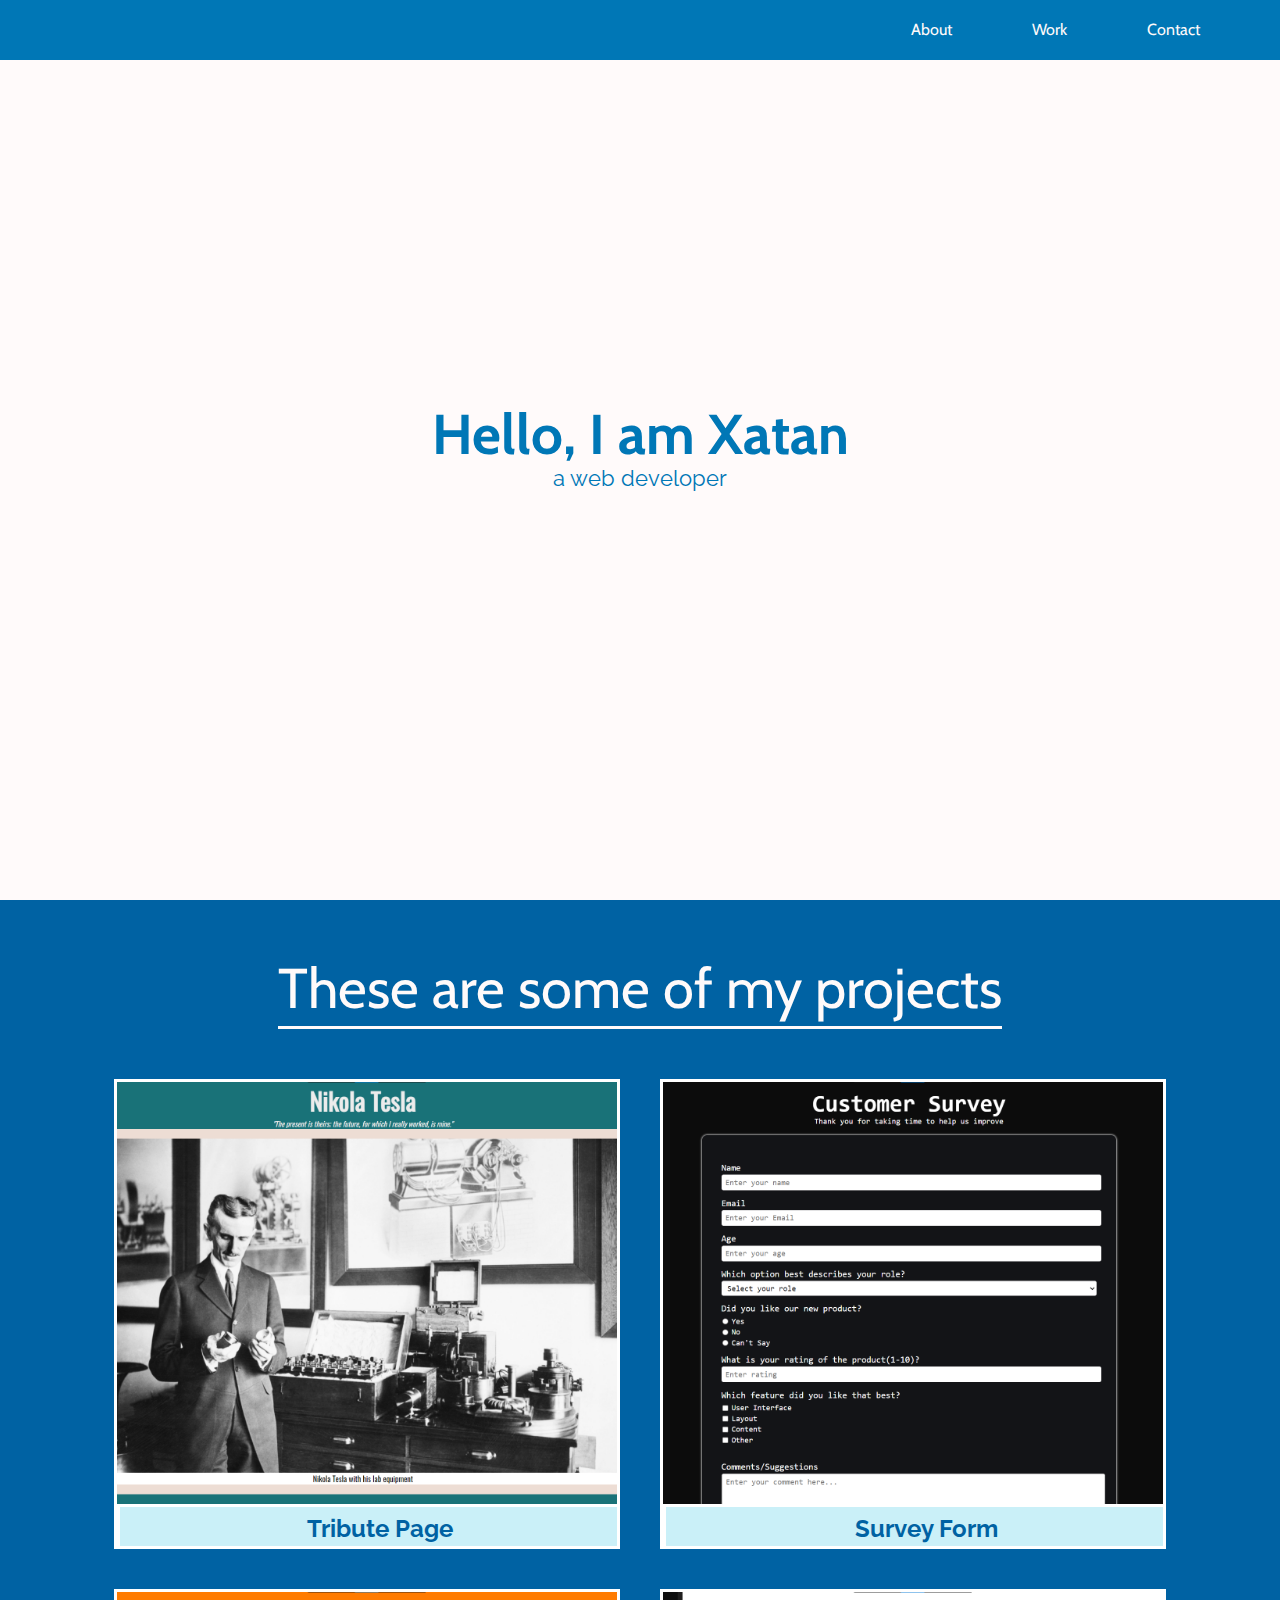
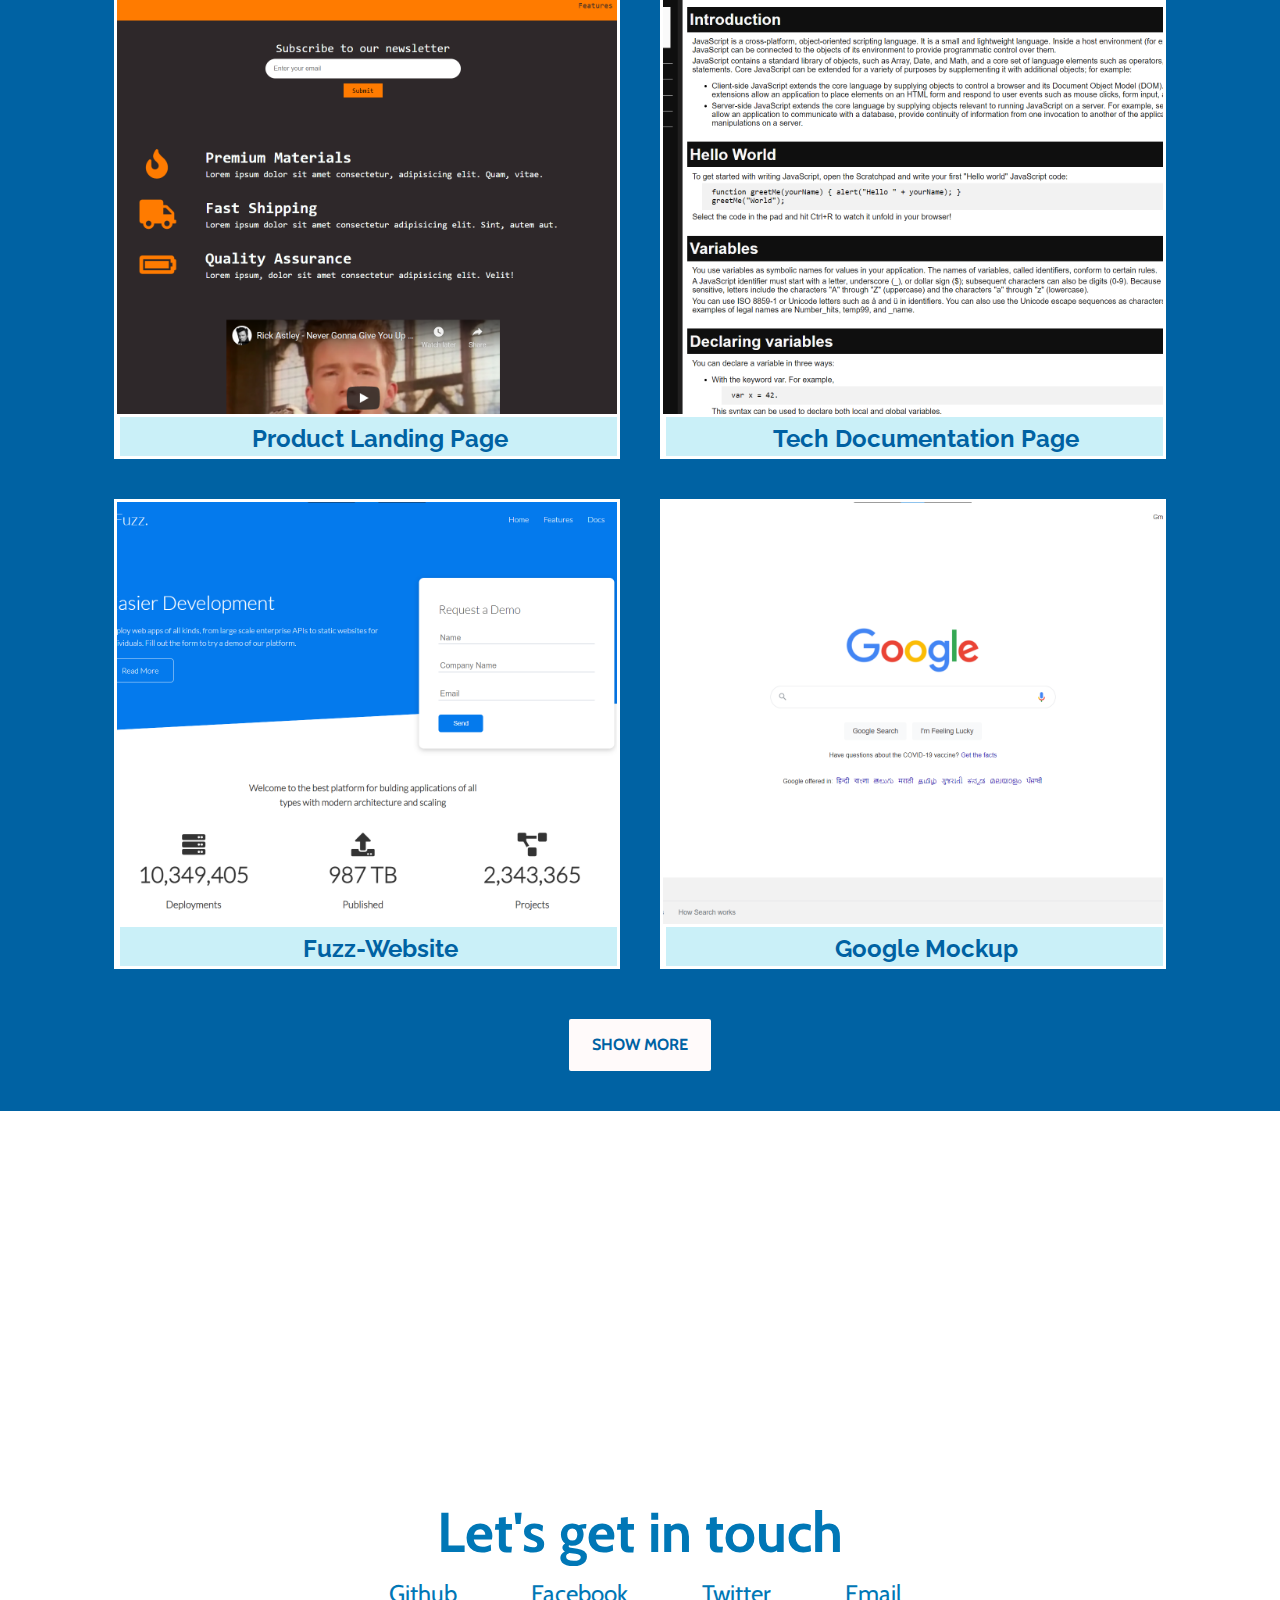
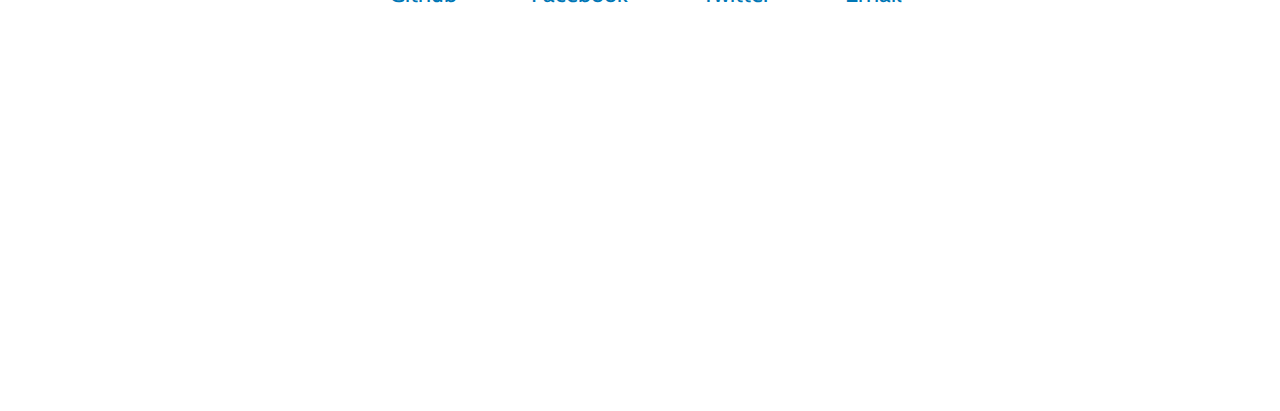
<file: PortfolioPage/index.html>
<!DOCTYPE html>
<html lang="en">
<head>
    <meta charset="UTF-8">
    <meta http-equiv="X-UA-Compatible" content="IE=edge">
    <meta name="viewport" content="width=device-width, initial-scale=1.0">
    <link rel="stylesheet" href="https://cdnjs.cloudflare.com/ajax/libs/font-awesome/5.15.3/css/all.min.css"
        integrity="sha512-iBBXm8fW90+nuLcSKlbmrPcLa0OT92xO1BIsZ+ywDWZCvqsWgccV3gFoRBv0z+8dLJgyAHIhR35VZc2oM/gI1w=="
        crossorigin="anonymous" referrerpolicy="no-referrer" />
    <link rel="preconnect" href="https://fonts.gstatic.com">
    <link href="https://fonts.googleapis.com/css2?family=Cabin&family=Raleway:wght@300&display=swap" rel="stylesheet">
    <link rel="stylesheet" href="styles/reset.css">
    <link rel="stylesheet" href="styles/style.css">
    <title>Portfolio Page</title>
</head>
<body>
    <!-- Nav Bar -->
    <div class="navbar stick flex" id="navbar">
            <a href="#welcome-section">About</a>
            <a href="#projects">Work</a>
            <a href="#contact">Contact</a>
    </div>
    <!-- Welcome Sr -->
    <div class="wlcm center" id="welcome-section">
        <h1 class="heading">Hello, I am Xatan</h1>
        <p class="para">a web developer</p>
    </div>
    <!-- Projects -->
    <div class="projects center" id="projects">
        <h1 class="heading">These are some of my projects</h1>

        <div class="pr flex grid">
            <div class="card project-tile">
                <a href="https://github.com/XatanCk/TributePage" class="pr-link center">
                    <img src="images/p1.png" alt="" class="pr-img">
                    <h3 class="pr-name">Tribute Page</h3>
                </a>
            </div>
            <div class="card project-tile">
                <a href="https://github.com/XatanCk/SurveyForm" class="pr-link center">
                    <img src="images/p2.png" alt="" class="pr-img">
                    <h3 class="pr-name">Survey Form</h3>
                </a>
            </div>
            <div class="card project-tile">
                <a href="https://github.com/XatanCk/Product-Landing-Page" class="pr-link center">
                    <img src="images/p3.png" alt="" class="pr-img">
                    <h3 class="pr-name">Product Landing Page</h3>
                </a>
            </div>
            <div class="card project-tile">
                <a href="https://github.com/XatanCk/TechDocPage" class="pr-link center">
                    <img src="images/p4.png" alt="" class="pr-img">
                    <h3 class="pr-name">Tech Documentation Page</h3>
                </a>
            </div>
            <div class="card project-tile">
                <a href="https://github.com/XatanCk/Fuzz-Website" class="pr-link center">
                    <img src="images/p5.png" alt="" class="pr-img">
                    <h3 class="pr-name">Fuzz-Website</h3>
                </a>
            </div>
            <div class="card project-tile">
                <a href="https://github.com/XatanCk/google-homepage" class="pr-link center">
                    <img src="images/p6.png" alt="" class="pr-img">
                    <h3 class="pr-name">Google Mockup</h3>
                </a>
            </div>
        </div>

        <div class="btn">
            <a href="https://github.com/XatanCk?tab=repositories" class="mr-btn">SHOW MORE</a>
        </div>
    </div>
    <!-- Contacts -->
    <div class="contacts center" id="contact">
        <h1 class="prf-heading heading">Let's get in touch</h1>
        <p class="prf-para para"></p>
        <nav class="flex">
            <a href="" class="profile-link" target="_blank" id="profile-link"><i class="fab fa-github"></i>Github</a>
            <a href="" class="profile-link" target="_blank" id="profile-link"><i class="fab fa-facebook-square"></i>Facebook</a>
            <a href="" class="profile-link" target="_blank" id="profile-link"><i class="fab fa-twitter"></i>Twitter</a>
            <a href="" class="profile-link" target="_blank" id="profile-link"><i class="fas fa-at"></i>Email</a>
        </nav>
    </div>
</body>
</html>
</file>
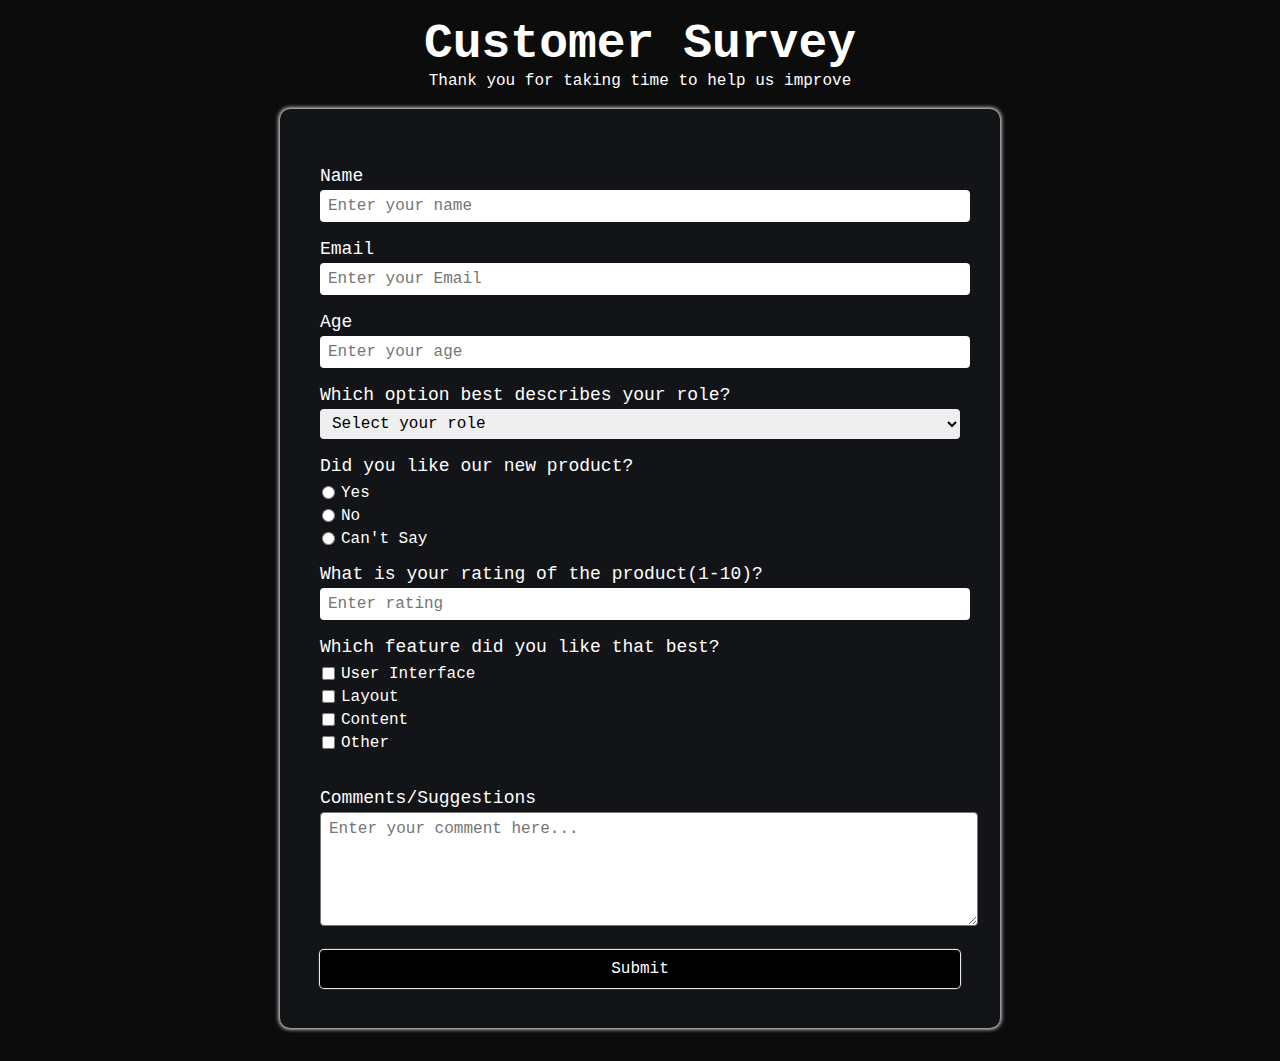
<file: SurveyForm/index.html>
<!DOCTYPE html>
<html lang="en">
<head>
    <meta charset="UTF-8">
    <meta http-equiv="X-UA-Compatible" content="IE=edge">
    <meta name="viewport" content="width=device-width, initial-scale=1.0">
    <link rel="stylesheet" href="styles/reset.css">
    <link rel="stylesheet" href="styles/style.css">
    <title>Survey Form</title>
</head>
<body>
    <!-- Heading -->
    <div class="container container-head">
        <h1 class="heading" id="title">Customer Survey</h1>
        <p class="caption" id="description">Thank you for taking time to help us improve</p>
    </div>

    <!-- Survey Form -->
    <div class="container container-form">
        <div class="card">
            <form action="#" id="survey-form">
                <label for="name" id="name-label">Name</label>
                <input type="text" id="name" placeholder="Enter your name" required>
                <br>
                <label for="email" id="email-label">Email</label>
                <input type="email" id="email" placeholder="Enter your Email" required>
                <br>
                <label for="age">Age</label>
                <input type="text" id="age" placeholder="Enter your age">
                <br>

<!-- Alternative way to make a dropdown
                <p>Which option best describes your role?</p>
                <input list="role-select" placeholder="Select role" id="dropdown">
                    <datalist id="role-select">
                        <option value="Student">
                        <option value="Employed">
                        <option value="Retired">
                        <option value="Prefer not to say">
                    </datalist>
                <br>  
-->

                <p>Which option best describes your role?</p>
                <select name="role" id="dropdown">
                    <option disabled selected value class="defo">Select your role</option>
                    <option value="Student">Student</option>
                    <option value="Employed">Employed</option>
                    <option value="Retired">Retired</option>
                    <option value="Prefer not to say">Prefer not to say</option>
                </select>
                <br>

                <span class="rdo">         
                <p>Did you like our new product?</p>     
                    <label for="yes">
                        <input type="radio" id="yes" name="y/n" value="yes">Yes
                    </label>
                    <label for="no">
                        <input type="radio" id="no" name="y/n" value="no">No
                    </label>
                    <label for="csay">
                        <input type="radio" id="csay" name="y/n" value="can't say">Can't Say
                    </label>
                </span>
                
                <label for="number" id="number-label">What is your rating of the product(1-10)?</label>
                <input type="number" id="number" max="10" min="1" placeholder="Enter rating">
                <br>


                <span class="chk">
                <p>Which feature did you like that best?</p>
                <label for="ui">
                    <input type="checkbox" id="ui" name="ftr" value="ui">User Interface
                </label>
                <label for="lout">
                    <input type="checkbox" id="lout" name="ftr" value="lout">Layout
                </label>
                <label for="ctnt">
                    <input type="checkbox" id="ctnt" name="ftr" value="ctnt">Content
                </label>
                <label for="otr">
                    <input type="checkbox" id="otr" name="ftr" value="otr">Other
                </label>
                </span>
                <br>
                

                <label for="cmt">Comments/Suggestions</label>
                <textarea id="cmt" placeholder="Enter your comment here..."></textarea>
                <br>
                <button type="submit" id="submit">Submit</button>
            </form>
        </div>
    </div>
</body>
</html>
</file>
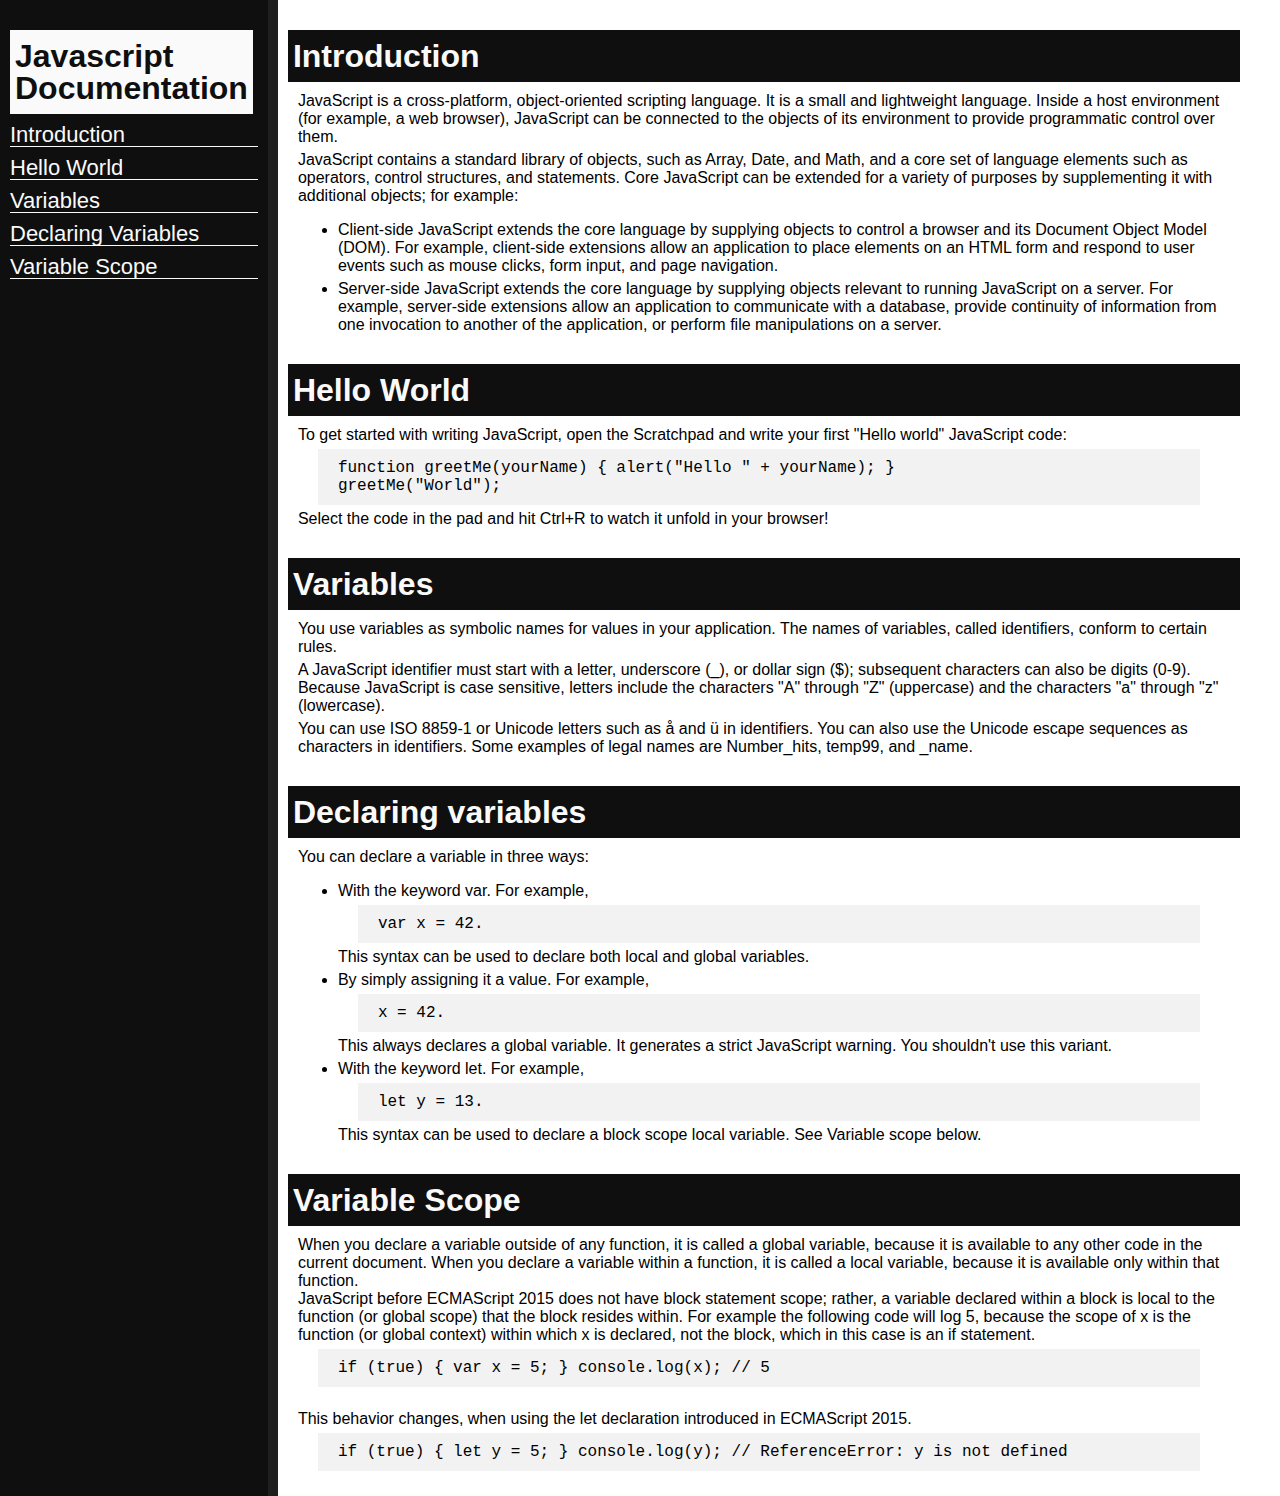
<file: Tech Doc Page/index.html>
<!DOCTYPE html>
<html lang="en">
<head>
    <meta charset="UTF-8">
    <meta http-equiv="X-UA-Compatible" content="IE=edge">
    <meta name="viewport" content="width=device-width, initial-scale=1.0">
    <link rel="stylesheet" href="styles/reset.css">
    <link rel="stylesheet" href="styles/style.css">
    <title>Tech Documentation Page</title>
</head>
<body>
    <div class="grid">
        <nav id="navbar" class="navbar">
            <header class="heading mg1">Javascript Documentation</header>
            <a href="#Introduction" class="nav-link">Introduction</a>
            <a href="#Hello_World" class="nav-link">Hello World</a>
            <a href="#Variables" class="nav-link">Variables</a>
            <a href="#Declaring_Variables" class="nav-link">Declaring Variables</a>
            <a href="#Variable_Scope" class="nav-link">Variable Scope</a>
        </nav>

        <main class="main-doc" id="main-doc">
            <section class="main-section" id="Introduction">
                <header class="heading"><h1 class="mg1">Introduction</h1></header>
                <p class="mg2">
                    JavaScript is a cross-platform, object-oriented scripting language. It is a small and lightweight language. Inside a host environment (for example, a web browser), JavaScript can be connected to the objects of its environment to provide programmatic control over them.
                </p>
                <p class="mg2">
                    JavaScript contains a standard library of objects, such as Array, Date, and Math, and a core set of language elements
                    such as operators, control structures, and statements. Core JavaScript can be extended for a variety of purposes by
                    supplementing it with additional objects; for example:
                </p>
                <ul>
                    <li class="mg2">
                        Client-side JavaScript extends the core language by supplying objects to control a browser and its Document Object Model
                        (DOM). For example, client-side extensions allow an application to place elements on an HTML form and respond to user
                        events such as mouse clicks, form input, and page navigation.
                    </li>
                    <li class="mg2">
                        Server-side JavaScript extends the core language by supplying objects relevant to running JavaScript on a server. For
                        example, server-side extensions allow an application to communicate with a database, provide continuity of information
                        from one invocation to another of the application, or perform file manipulations on a server.
                    </li>
                </ul>
            </section>
            
            <section class="main-section" id="Hello_World">
                <header class="heading mg1">
                    <h1>Hello World</h1>
                </header>
                <p class="mg2">
                    To get started with writing JavaScript, open the Scratchpad and write your first "Hello world" JavaScript code:
                </p>
                <p class="mg2">
                    <code class="mg2 cd">
                        function greetMe(yourName) { alert("Hello " + yourName); } <br class="mg2">
                        greetMe("World");
                    </code>
                </p>
                <p class="mg2">
                    Select the code in the pad and hit Ctrl+R to watch it unfold in your browser!
                </p>
            </section>

            <section class="main-section" id="Variables">
                <header class="heading mg1">
                    <h1>Variables</h1>
                </header>
                <p class="mg2">
                    You use variables as symbolic names for values in your application. The names of variables, called identifiers, conform
                to certain rules.                
                </p>
                <p class="mg2">
                    A JavaScript identifier must start with a letter, underscore (_), or dollar sign ($); subsequent characters can also be
                    digits (0-9). Because JavaScript is case sensitive, letters include the characters "A" through "Z" (uppercase) and the
                    characters "a" through "z" (lowercase).
                </p>
                <p class="mg2">
                    You can use ISO 8859-1 or Unicode letters such as å and ü in identifiers. You can also use the Unicode escape sequences
                    as characters in identifiers. Some examples of legal names are Number_hits, temp99, and _name.
                </p>

            </section>
            
            <section class="main-section" id="Declaring_Variables">
                <header class="heading mg1">
                    <h1>Declaring variables</h1>
                </header>
                <p class="mg2">
                    You can declare a variable in three ways:
                    <ul>
                        <li class="mg2">
                            With the keyword var. For example,
                            <code class="mg2 cd">var x = 42.</code>
                            This syntax can be used to declare both local and global variables.
                        </li>
                        <li class="mg2">
                            By simply assigning it a value. For example,
                            <code class="mg2 cd">x = 42.</code>
                            This always declares a global variable. It generates a strict JavaScript warning. You shouldn't use this variant.
                        </li>
                        <li class="mg2">
                            With the keyword let. For example,
                            <code class="mg2 cd">let y = 13.</code>
                            This syntax can be used to declare a block scope local variable. See Variable scope below.
                        </li>
                    </ul>
                </p>
            </section>

            <section class="main-section" id="Variable_Scope">
                <header class="heading mg1">
                    <h1>Variable Scope</h1>
                </header>
                <p class="mg2">
                    When you declare a variable outside of any function, it is called a global variable, because it is available to any
                    other code in the current document. When you declare a variable within a function, it is called a local variable,
                    because it is available only within that function.
                    <br class="mg2">
                    JavaScript before ECMAScript 2015 does not have block statement scope; rather, a variable declared within a block is
                    local to the function (or global scope) that the block resides within. For example the following code will log 5,
                    because the scope of x is the function (or global context) within which x is declared, not the block, which in this case
                    is an if statement.
                    <br class="mg2">
                    <code class="mg2 cd">if (true) { var x = 5; } console.log(x); // 5</code><br class="mg2">
                    This behavior changes, when using the let declaration introduced in ECMAScript 2015.
                    <br class="mg2">
                    <code class="mg2 cd">if (true) { let y = 5; } console.log(y); // ReferenceError: y is not
                    defined</code>
                </p>
            </section>
        </main>
    </div>
</body>
</html>
</file>
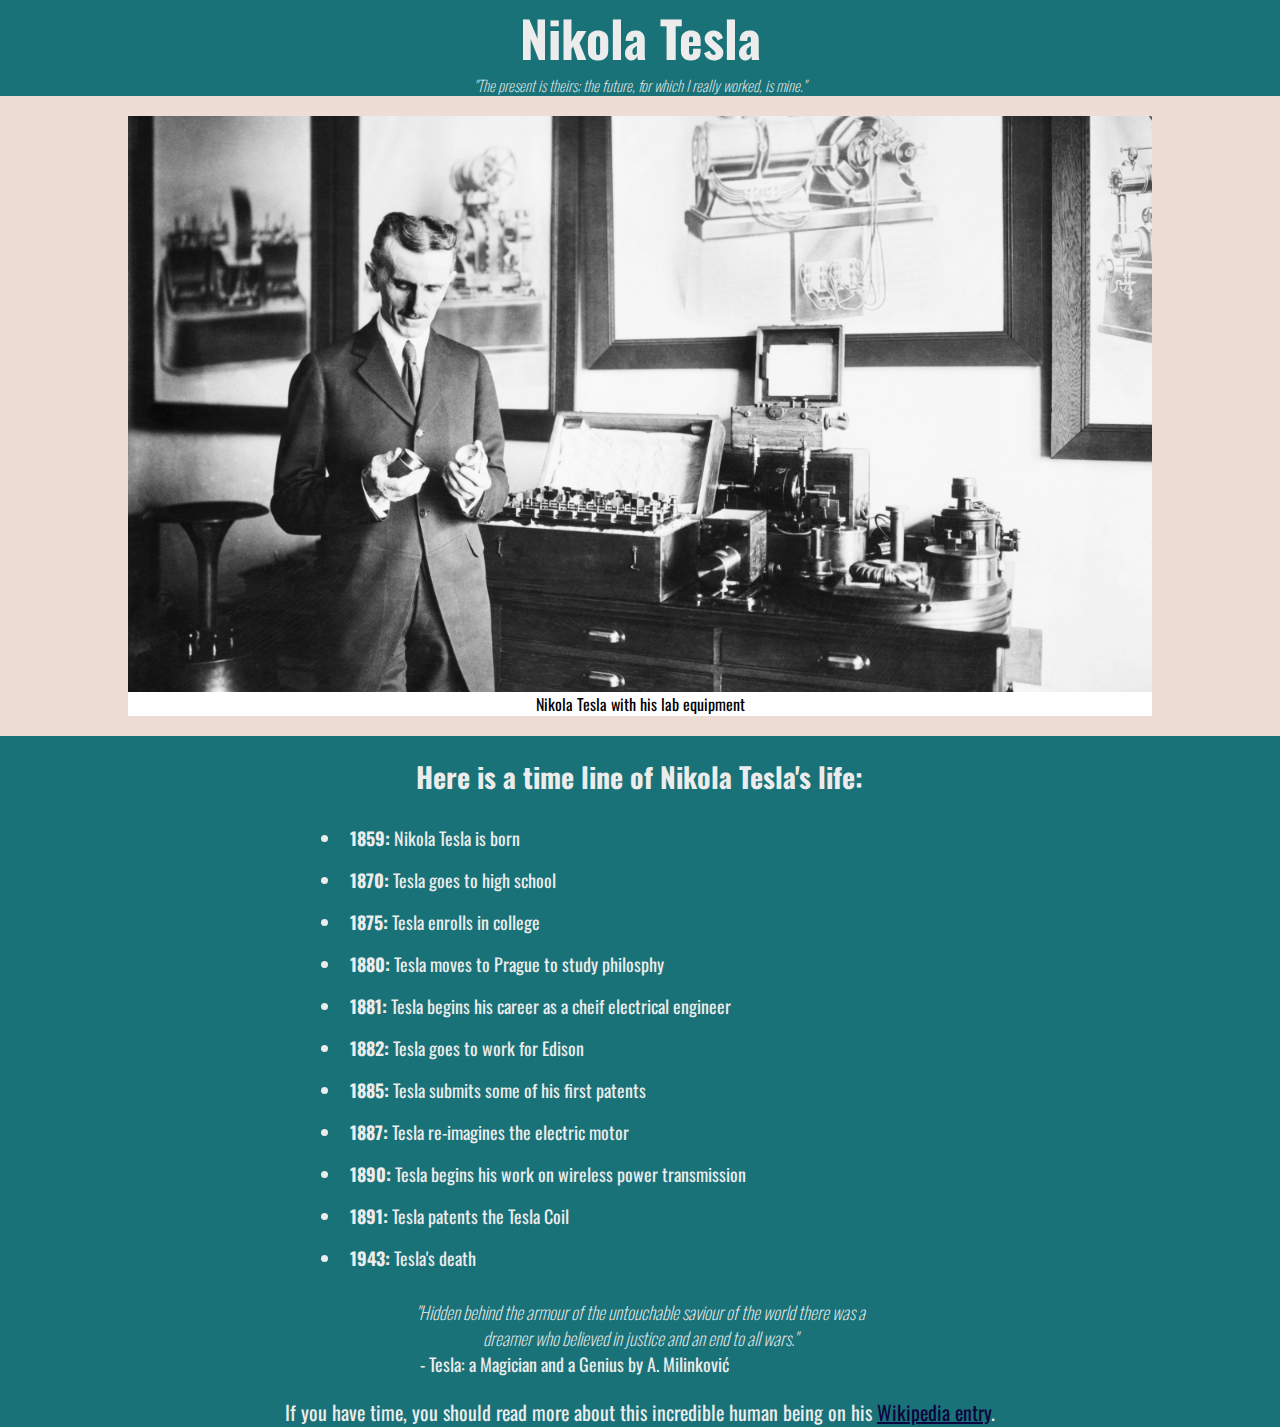
<file: TributePage/TributePage.html>
<!DOCTYPE html>
<html lang="en">
<head>
    <meta charset="UTF-8">
    <meta http-equiv="X-UA-Compatible" content="IE=edge">
    <meta name="viewport" content="width=device-width, initial-scale=1.0">
    <link rel="stylesheet" href="style.css">
    <script src="https://cdn.freecodecamp.org/testable-projects-fcc/v1/bundle.js"></script>
    <title>Tribute Page</title>
</head>
<body id="main">
    <!-- Topbar -->
    <div class="header topbar">
        <div class="container">
            <h1 class="title" id="title">
                Nikola Tesla
            </h1>
            <h3 class="quote">
                "The present is theirs; the future, for which I really worked, is mine."
            </h3>
        </div>
    </div>

    <!-- Image -->
    <div class="img" id="img-div">
        <figure class="container">
            <img src="images/tesla.jpg" alt="Nikola Tesla with his lab equipment" id="image">
            <figcaption id="img-caption"><p>Nikola Tesla with his lab equipment</p></figcaption>
        </figure>
    </div>
<div class="content" id="tribute-info">
    <!-- Content -->
    <div class="timeline">
        <div class="container">
            <h3 class="tl-heading">
                Here is a time line of Nikola Tesla's life: 
            </h3>
            <ul class="events">
                <li><strong>1859:</strong> Nikola Tesla is born</li>
                <li><strong>1870:</strong> Tesla goes to high school</li>
                <li><strong>1875:</strong> Tesla enrolls in college</li>
                <li><strong>1880:</strong> Tesla moves to Prague to study philosphy</li>
                <li><strong>1881:</strong> Tesla begins his career as a cheif electrical engineer</li>
                <li><strong>1882:</strong> Tesla goes to work for Edison</li>
                <li><strong>1885:</strong> Tesla submits some of his first patents</li>
                <li><strong>1887:</strong> Tesla re-imagines the electric motor</li>
                <li><strong>1890:</strong> Tesla begins his work on wireless power transmission</li>
                <li><strong>1891:</strong> Tesla patents the Tesla Coil</li>
                <li><strong>1943:</strong> Tesla's death</li> 
            </ul>
        </div>
    </div>

    <div class="quote-2">
        <div class="container">
            <p class="quote">
                "Hidden behind the armour of the untouchable saviour of the world there was a dreamer who believed in justice and an end
                to all wars."
            </p>
            <p class="by">- Tesla: a Magician and a Genius by A. Milinković</p>
        </div>
    </div>
    
    <nav class="further-info">
        <div class="container">
            If you have time, you should read more about this incredible human being on his <a href="https://en.wikipedia.org/wiki/Nikola_Tesla" target="_blank" id="tribute-link">Wikipedia entry</a>.
        </div>
    </nav>
</div>
</body>
</html>
</file>
<file: PortfolioPage/styles/style.css>
/* Utils */
*{
    /* Text */
    --main-text: 'Cabin', sans-serif;
    --sub-text: 'Raleway', sans-serif;

    /* Colors */
    --primary-color: #0077B6;
    --light-color:#CAF0F8;
    --dark-color: #03045E;
    --transition-color: #0062a3;
    --font-color: #fffafa;

    scroll-behavior: smooth;
}

.flex{
    display: flex;
    flex-direction: row;
    justify-content: space-between;
}

.grid{
    display: grid;
}

.heading{
    font-size: 56px;
    font-weight: bold;
    font-family: var(--main-text);
}

.para{
    font-size: 22px;
    font-family: var(--sub-text);
}

a{
    text-decoration: none;
    color: var(--font-color);
    outline: none;
    border: none;
}

body{
    font-family: var(--main-text);
    color: var(--font-color);
}

.stick{
    position: fixed;
    top: 0;
    left: 0;
    right: 0;
}

.center{
    display: flex;
    flex-direction: column;
    justify-content: center;
    align-items: center;
    margin: 0;
}

.card{
    border: 3px solid #fff;
    width: 500px;
    height: 464px;
    padding: 0;
}

/* Styling */

    /* Navbar */
.navbar{
    background-color: var(--primary-color);
    padding: 0 40px;
    height: 60px;
    flex-direction: row;
    justify-content: flex-end;
    align-items: center;
    overflow: hidden;
    border-bottom: 2px solid var(--font-color);
}

.navbar a{
    padding: 40px 40px;;
}

.navbar a:hover{
    background-color: var(--transition-color);
}

    /* Welcome Sr */
.wlcm{
    height: 100vh;
    background-color: var(--font-color);
    color: var(--primary-color);
    flex-direction: column;
}

.para{
    margin: 5px;
}

    /* Projects */
.projects{
    background-color: var(--transition-color);
    color: var(--font-color);
    padding: 40px;
}

.projects .heading{
    font-weight: 200;
    margin: 20px;
    margin-bottom: 50px;
    padding-bottom: 10px;
    border-bottom: 3px solid var(--font-color);
}

.pr{
    grid-template-columns: 1fr 1fr;
    grid-gap: 40px;
}

.pr .card{
    overflow: hidden;
}

.pr-img{
    width: 150%;
}

.pr-name{
    text-align: center;
    margin: auto;
    width: 100%;
    font-size: 24px;
    font-weight: bold;
    padding: 10px;
    color: var(--transition-color);
    background-color: var(--light-color);
    border: 3px solid #fff;
    font-family: var(--sub-text);
}

.projects .btn {
    background-color: var(--font-color);
    margin-top: 50px;
    padding: 15px 20px;
    border-radius: 2px;
    border: 3px solid transparent;
}

.projects .btn a{
    font-weight: bold;
    color: var(--transition-color);
    font-size: 16px;
}

.card:hover{
    box-shadow: 0 4px 10px 4px var(--dark-color);
}

.btn:hover{
    border: 3px solid var(--dark-color);
    transition: ease-in;
    transition-duration: 0.2s;
}

    /* Contacts */
.contacts{
    color: var(--primary-color);
    height: 100vh;
}

.contacts a{
    color: var(--primary-color);
    font-size: 24px;
    margin: 10px 20px;
    padding-right: 10px;
    border: 2px solid transparent;
}

.contacts i{
    color: var(--primary-color);
    font-size: 24px;
    padding: 10px;
}

.contacts a:hover{
    border: 2px solid var(--primary-color);
    border-radius: 4px;
    transform: translateY(-3px);
    transition: ease-in;
    transition-duration: 0.2s;
}


/* Media Queries */
@media(max-width: 768px){
    .pr{
    grid-template-columns: 1fr;
}
}
</file>
<file: SurveyForm/styles/style.css>
body{
    font-family: Monospace, sans-serif;
    background-color: #0c0c0c;
    color: #fff;
    border: transparent;
}

.container-head{
    text-align: center;
    margin: 20px 0;
}

.heading{
    font-size: 48px;
    font-weight: bold;
}
.caption{
    margin: 5px;
}

.card{
    width: 50vw;
    margin: auto;
    padding: 40px;
    background-color: #131417;
    box-shadow: 0 0 4px 1px #fff;
    border-radius: 10px;
    font-size: 18px;
    margin-bottom: 40px;
}

label, .card p{
    display: block;
    margin: 18px 0 5px 0;
}

input,
select{
    width: 100%;
    height: 30px;
    font-size: 16px;
    font-family: Monospace, sans-serif;
    border-radius: 4px;
    border: transparent;
    padding-left: 8px;
}

input[type="radio"],
input[type="checkbox"]{
    width: initial;
    height: auto;
}

.rdo label,
.chk label{
    margin: 2px;
    font-size: 16px;
}

.rdo input,
.chk input{
    margin: 4px 6px 0 0;
    position: relative;
    top: 2px;
}

#cmt{
    width: 100%;
    font-size: 16px;
    height: 6em;
    padding: 8px 8px;
    line-height: 1.1em;
    border-radius: 4px;
}

button{
    border: transparent;
    background-color: #000;
    color: #fff;
    padding: 10px 20px;
    font-size: 16px;
    font-family: monospace, sans-serif;
    border-radius: 4px;
    margin-top: 20px;
    width: 100%;
    text-align: center;
    box-shadow: 0 0 1px 1px #fff;
}
</file>
<file: Tech Doc Page/styles/style.css>
body{
    font-family: Arial, Helvetica, sans-serif;
    margin: 0 40px 0 0;
}

.grid{
    display: grid;
    grid-template-columns: 1fr 4fr;
}

.flex{
    display: flex;
    flex-direction: row;
}

.mg1{
    font-size: 32px;
    font-weight: bold;
    margin: 30px 0 10px 10px;
    color: #fafafa;
    background-color: #0f0f0f;
    padding: 10px 5px;
}

.mg2{
    font-size: 16px;
    margin: 5px 20px;
    line-height: 18px;
}

a,
code{
    display: block;
}

.cd{
    background-color: #f2f2f2;
    padding: 10px 20px;
}

main{
    padding-bottom: 20px;
}

.navbar{
    border-right: 10px solid rgba(190, 178, 178, 0.1);
    padding: 0 10px 20px 10px;
    background-color: #0f0f0f;
}

.navbar .mg1{
    margin: 30px 5px 10px 0;
    background-color: #fafafa;
    color: #0f0f0f;
}

.nav-link{
    text-decoration: none;
    color: #fafafa;
    font-size: 22px;
    border-bottom: 1px solid #fafafa;
    margin-top: 10px;
}

@media(max-width: 768px){
    .grid{
    display: block;
    }

    .navbar{
    padding: 10px 10px 20px 10px;
    }

    .navbar .mg1{
    margin: 10px 5px 10px 0;
    }
}
</file>
<file: TributePage/style.css>
@import url('https://fonts.googleapis.com/css2?family=Oswald&display=swap');

:root{
    --primary-color: #EDDDD4;
    --secondary-color: #197278;
    --font-color: #ececec;
    --btn-color: #0c043d;
    --act-btn-color: #5a1006;
}

*{
    box-sizing: border-box;
    margin: 0;
    padding: 0;
}

body{
    width: 100%;
    background-color: var(--primary-color) ;
    color: var(--font-color);
    font-family: 'Oswald', sans-serif;
}

.header{
    background-color: var(--secondary-color);
}

.container{
    margin: 0 auto;
    text-align: center;
}

.title{
    font-size: 50px;
    font-weight: bold;
}

.quote{
    font-weight: lighter;
    font-style: italic;
    font-size: 15px;
}

img{
    display: block;
    margin: auto;
    width: 80%;
    margin-top: 20px;
    max-width: 100%;
}

#img-caption{
    color: #000;
    background-color: #fff;
    width: 80%;
    margin: auto;
}

.content{
    background-color: var(--secondary-color);
}

.timeline{
    width: 70%;
    margin: auto;
    margin-top: 20px;;
}

.timeline .container{
    width: 80%;
    margin: 0 auto;
    text-align: left;
}

.tl-heading{
    text-align: center;
    padding: 20px;
    font-size: 28px;
}

.timeline .events{
    position: relative;
    left: 60px;
}

.timeline .events li{
    padding: 8px;
    font-size: 18px;
}

.quote-2{
    text-align: center;
    width: 500px;
    margin: auto;
    font-size: 18px;
}
.content .quote{
    padding-top: 20px;
    font-size: 18px;
}

.content .by{
    text-align: left;
    padding: 0 0 20px 30px;
}

.further-info{
    font-size: 20px;
}

.further-info a{
    color: var(--btn-color);
}

.further-info a:visited {
    color: var(--act-btn-color);
}
</file>
